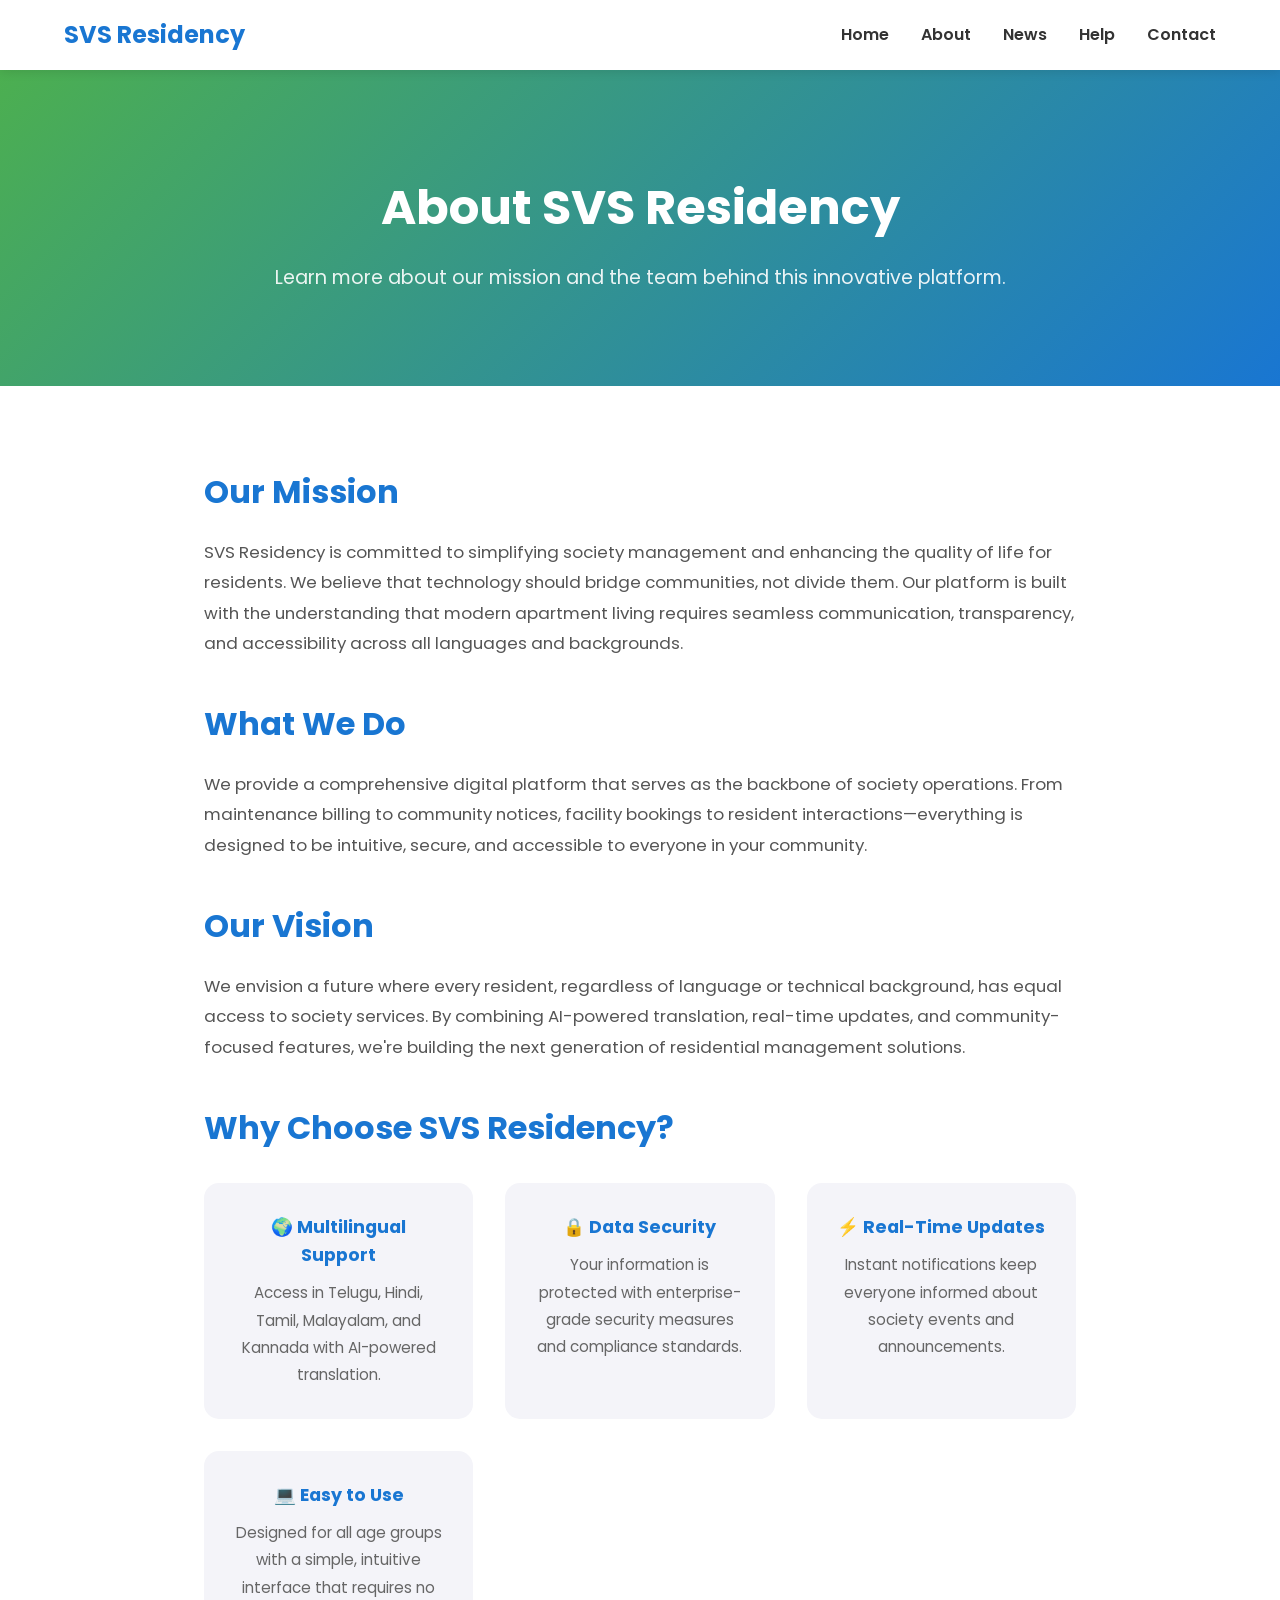
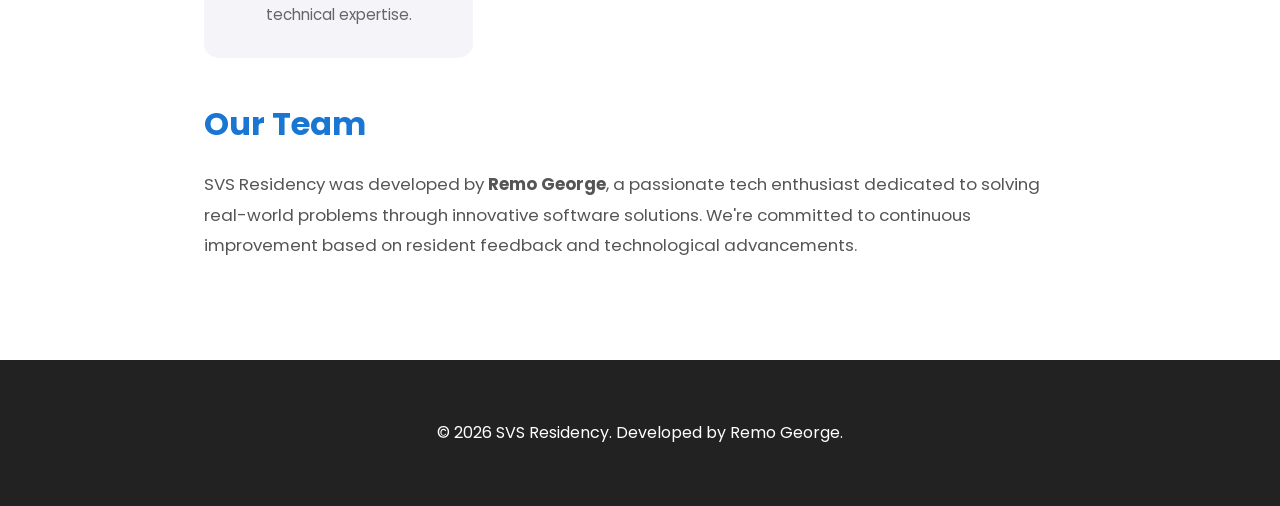
<file: about.html>
<!DOCTYPE html>
<html lang="en">
<head>
    <meta charset="UTF-8">
    <meta name="viewport" content="width=device-width, initial-scale=1.0">
    <title>About Us | SVS Residency</title>
    <link href="https://fonts.googleapis.com/css2?family=Poppins:wght@300;400;600;700&display=swap" rel="stylesheet">
    <link rel="stylesheet" href="styles.css">
</head>
<body>

    <nav>
        <div class="logo">SVS Residency</div>
        <ul>
            <li><a href="index.html">Home</a></li>
            <li><a href="about.html">About</a></li>
            <li><a href="news.html">News</a></li>
            <li><a href="help.html">Help</a></li>
            <li><a href="index.html#contact">Contact</a></li>
        </ul>
    </nav>

    <section class="hero" id="about">
        <h1>About SVS Residency</h1>
        <p>Learn more about our mission and the team behind this innovative platform.</p>
    </section>

    <section class="about-section">
        <div class="about-content">
            <h2>Our Mission</h2>
            <p>SVS Residency is committed to simplifying society management and enhancing the quality of life for residents. We believe that technology should bridge communities, not divide them. Our platform is built with the understanding that modern apartment living requires seamless communication, transparency, and accessibility across all languages and backgrounds.</p>
            
            <h2>What We Do</h2>
            <p>We provide a comprehensive digital platform that serves as the backbone of society operations. From maintenance billing to community notices, facility bookings to resident interactions—everything is designed to be intuitive, secure, and accessible to everyone in your community.</p>

            <h2>Our Vision</h2>
            <p>We envision a future where every resident, regardless of language or technical background, has equal access to society services. By combining AI-powered translation, real-time updates, and community-focused features, we're building the next generation of residential management solutions.</p>

            <h2>Why Choose SVS Residency?</h2>
            <div class="why-grid">
                <div class="why-card">
                    <h3>🌍 Multilingual Support</h3>
                    <p>Access in Telugu, Hindi, Tamil, Malayalam, and Kannada with AI-powered translation.</p>
                </div>
                <div class="why-card">
                    <h3>🔒 Data Security</h3>
                    <p>Your information is protected with enterprise-grade security measures and compliance standards.</p>
                </div>
                <div class="why-card">
                    <h3>⚡ Real-Time Updates</h3>
                    <p>Instant notifications keep everyone informed about society events and announcements.</p>
                </div>
                <div class="why-card">
                    <h3>💻 Easy to Use</h3>
                    <p>Designed for all age groups with a simple, intuitive interface that requires no technical expertise.</p>
                </div>
            </div>

            <h2>Our Team</h2>
            <p>SVS Residency was developed by <strong>Remo George</strong>, a passionate tech enthusiast dedicated to solving real-world problems through innovative software solutions. We're committed to continuous improvement based on resident feedback and technological advancements.</p>
        </div>
    </section>

    <footer>
        <p>&copy; 2026 SVS Residency. Developed by Remo George.</p>
    </footer>

    <script src="script.js"></script>
</body>
</html>
</file>
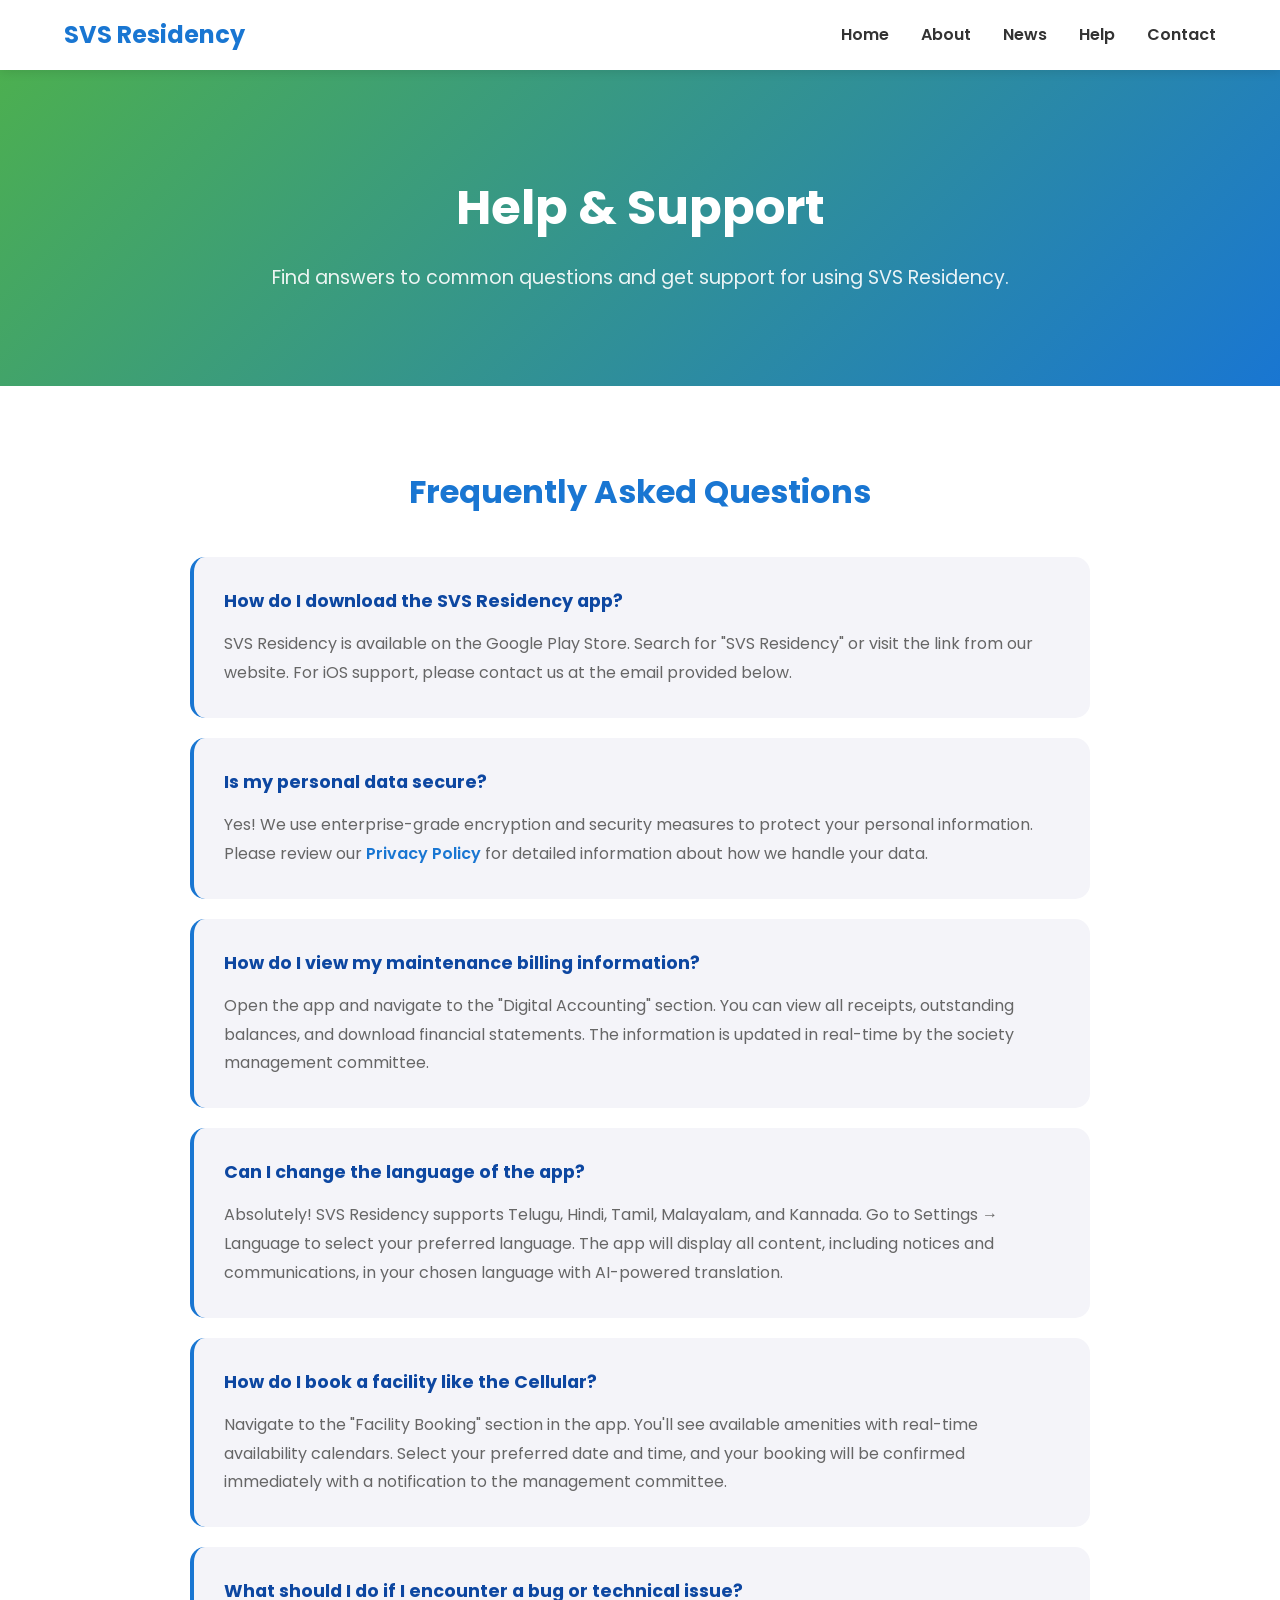
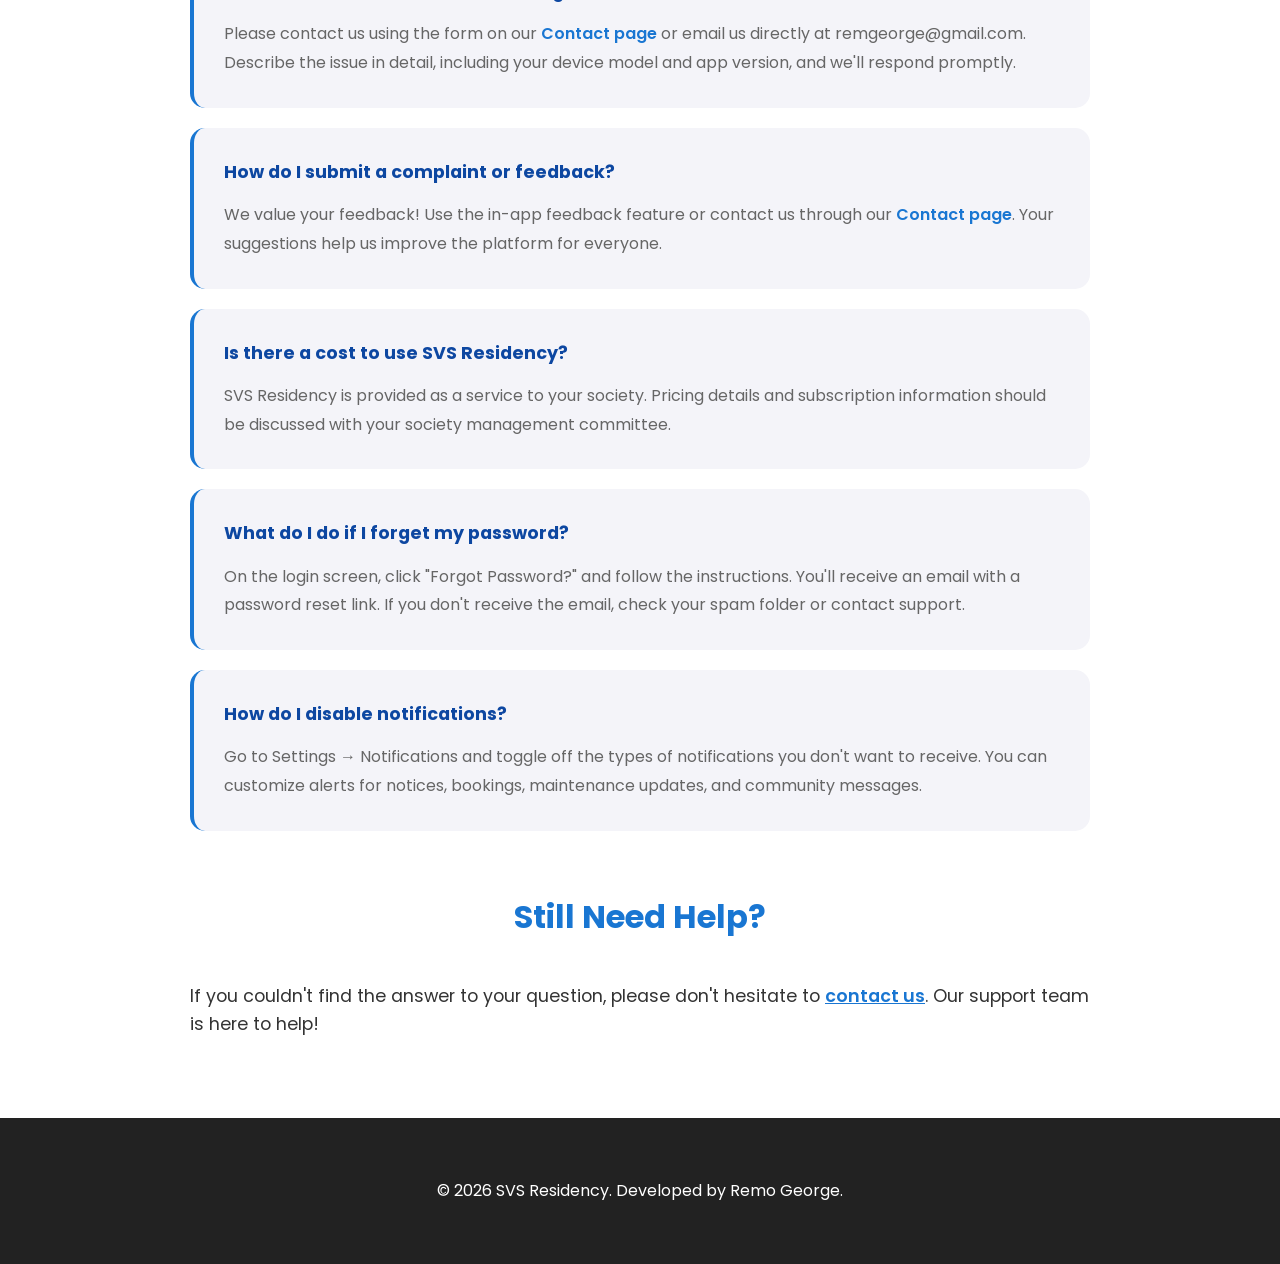
<file: help.html>
<!DOCTYPE html>
<html lang="en">
<head>
    <meta charset="UTF-8">
    <meta name="viewport" content="width=device-width, initial-scale=1.0">
    <title>Help & Support | SVS Residency</title>
    <link href="https://fonts.googleapis.com/css2?family=Poppins:wght@300;400;600;700&display=swap" rel="stylesheet">
    <link rel="stylesheet" href="styles.css">
</head>
<body>

    <nav>
        <div class="logo">SVS Residency</div>
        <ul>
            <li><a href="index.html">Home</a></li>
            <li><a href="about.html">About</a></li>
            <li><a href="news.html">News</a></li>
            <li><a href="help.html">Help</a></li>
            <li><a href="index.html#contact">Contact</a></li>
        </ul>
    </nav>

    <section class="hero" id="help">
        <h1>Help & Support</h1>
        <p>Find answers to common questions and get support for using SVS Residency.</p>
    </section>

    <section class="help-section">
        <div class="help-container">
            <h2>Frequently Asked Questions</h2>
            
            <div class="faq-item">
                <h3>How do I download the SVS Residency app?</h3>
                <p>SVS Residency is available on the Google Play Store. Search for "SVS Residency" or visit the link from our website. For iOS support, please contact us at the email provided below.</p>
            </div>

            <div class="faq-item">
                <h3>Is my personal data secure?</h3>
                <p>Yes! We use enterprise-grade encryption and security measures to protect your personal information. Please review our <a href="index.html#privacy">Privacy Policy</a> for detailed information about how we handle your data.</p>
            </div>

            <div class="faq-item">
                <h3>How do I view my maintenance billing information?</h3>
                <p>Open the app and navigate to the "Digital Accounting" section. You can view all receipts, outstanding balances, and download financial statements. The information is updated in real-time by the society management committee.</p>
            </div>

            <div class="faq-item">
                <h3>Can I change the language of the app?</h3>
                <p>Absolutely! SVS Residency supports Telugu, Hindi, Tamil, Malayalam, and Kannada. Go to Settings → Language to select your preferred language. The app will display all content, including notices and communications, in your chosen language with AI-powered translation.</p>
            </div>

            <div class="faq-item">
                <h3>How do I book a facility like the Cellular?</h3>
                <p>Navigate to the "Facility Booking" section in the app. You'll see available amenities with real-time availability calendars. Select your preferred date and time, and your booking will be confirmed immediately with a notification to the management committee.</p>
            </div>

            <div class="faq-item">
                <h3>What should I do if I encounter a bug or technical issue?</h3>
                <p>Please contact us using the form on our <a href="index.html#contact">Contact page</a> or email us directly at remgeorge@gmail.com. Describe the issue in detail, including your device model and app version, and we'll respond promptly.</p>
            </div>

            <div class="faq-item">
                <h3>How do I submit a complaint or feedback?</h3>
                <p>We value your feedback! Use the in-app feedback feature or contact us through our <a href="index.html#contact">Contact page</a>. Your suggestions help us improve the platform for everyone.</p>
            </div>

            <div class="faq-item">
                <h3>Is there a cost to use SVS Residency?</h3>
                <p>SVS Residency is provided as a service to your society. Pricing details and subscription information should be discussed with your society management committee.</p>
            </div>

            <div class="faq-item">
                <h3>What do I do if I forget my password?</h3>
                <p>On the login screen, click "Forgot Password?" and follow the instructions. You'll receive an email with a password reset link. If you don't receive the email, check your spam folder or contact support.</p>
            </div>

            <div class="faq-item">
                <h3>How do I disable notifications?</h3>
                <p>Go to Settings → Notifications and toggle off the types of notifications you don't want to receive. You can customize alerts for notices, bookings, maintenance updates, and community messages.</p>
            </div>

            <h2 style="margin-top: 60px;">Still Need Help?</h2>
            <p style="font-size: 1.1rem;">If you couldn't find the answer to your question, please don't hesitate to <a href="index.html#contact" style="color: var(--primary-blue); font-weight: 600;">contact us</a>. Our support team is here to help!</p>
        </div>
    </section>

    <footer>
        <p>&copy; 2026 SVS Residency. Developed by Remo George.</p>
    </footer>

    <script src="script.js"></script>
</body>
</html>
</file>
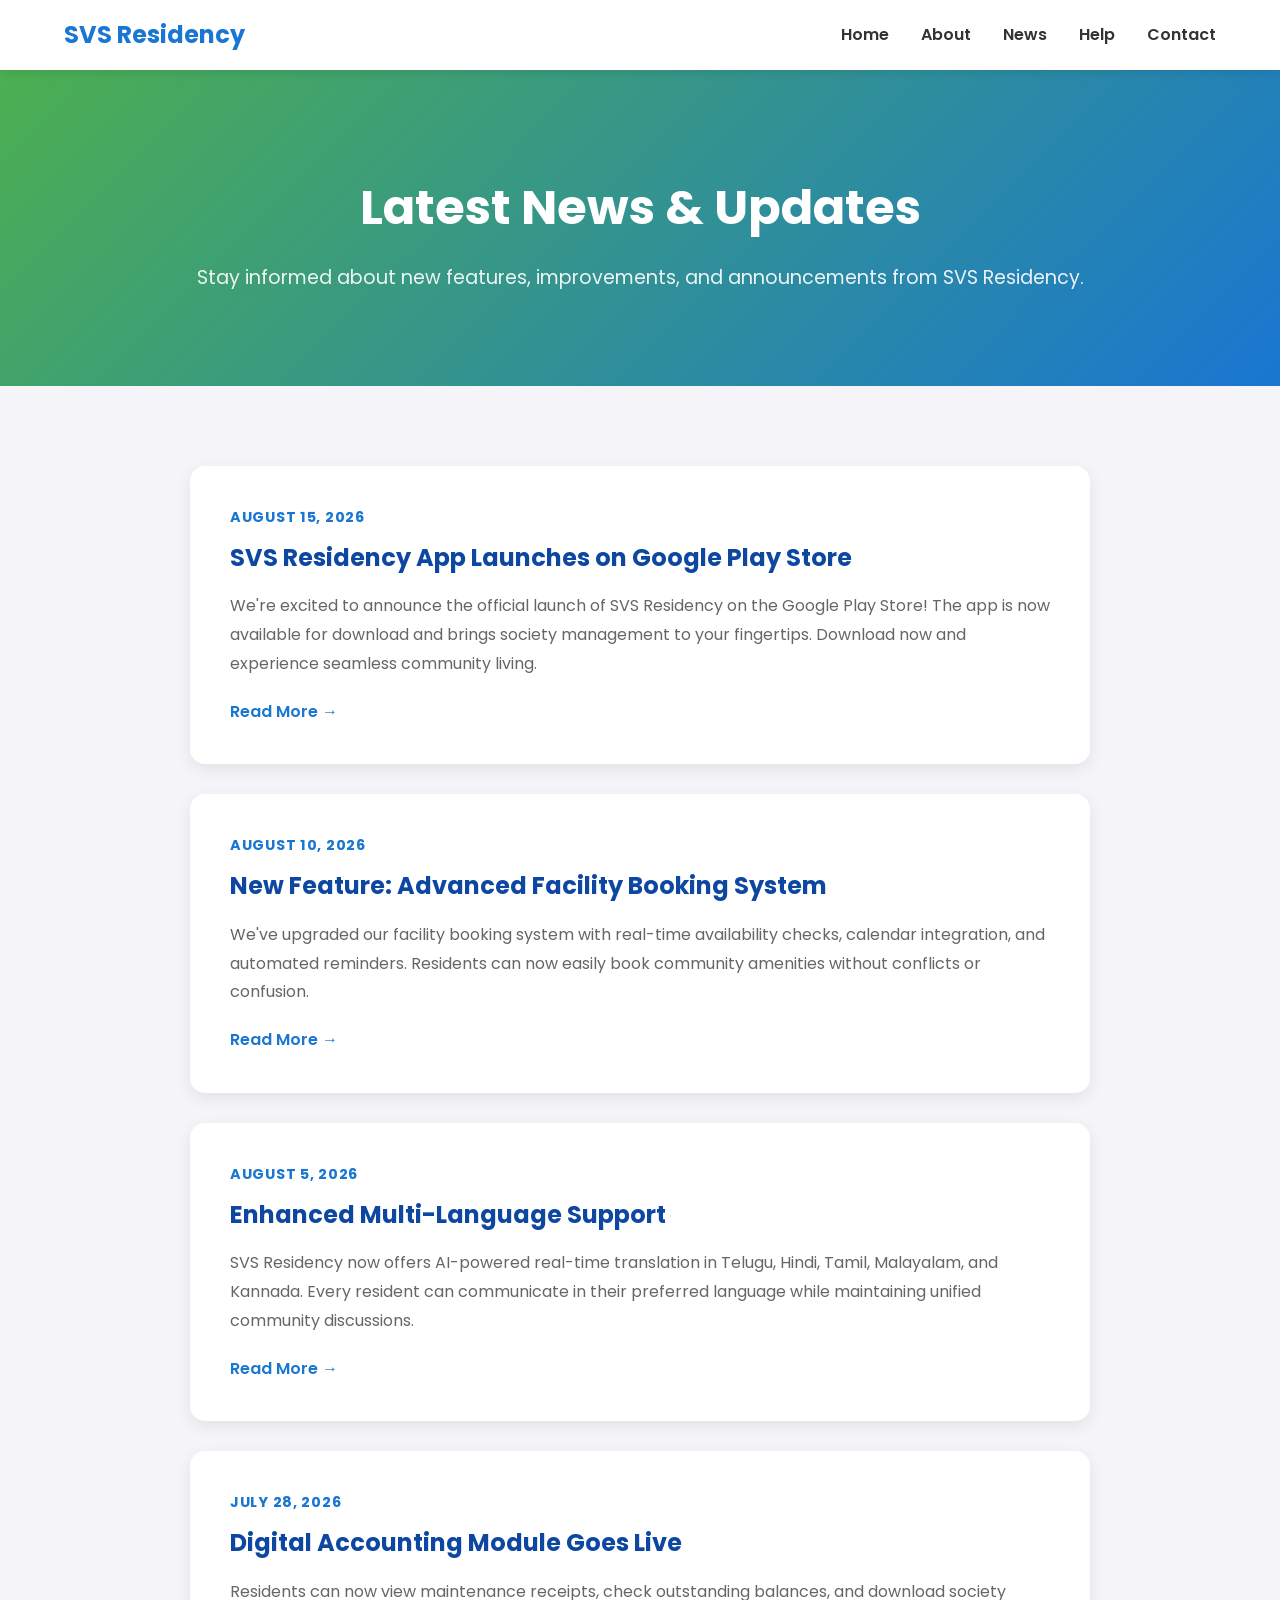
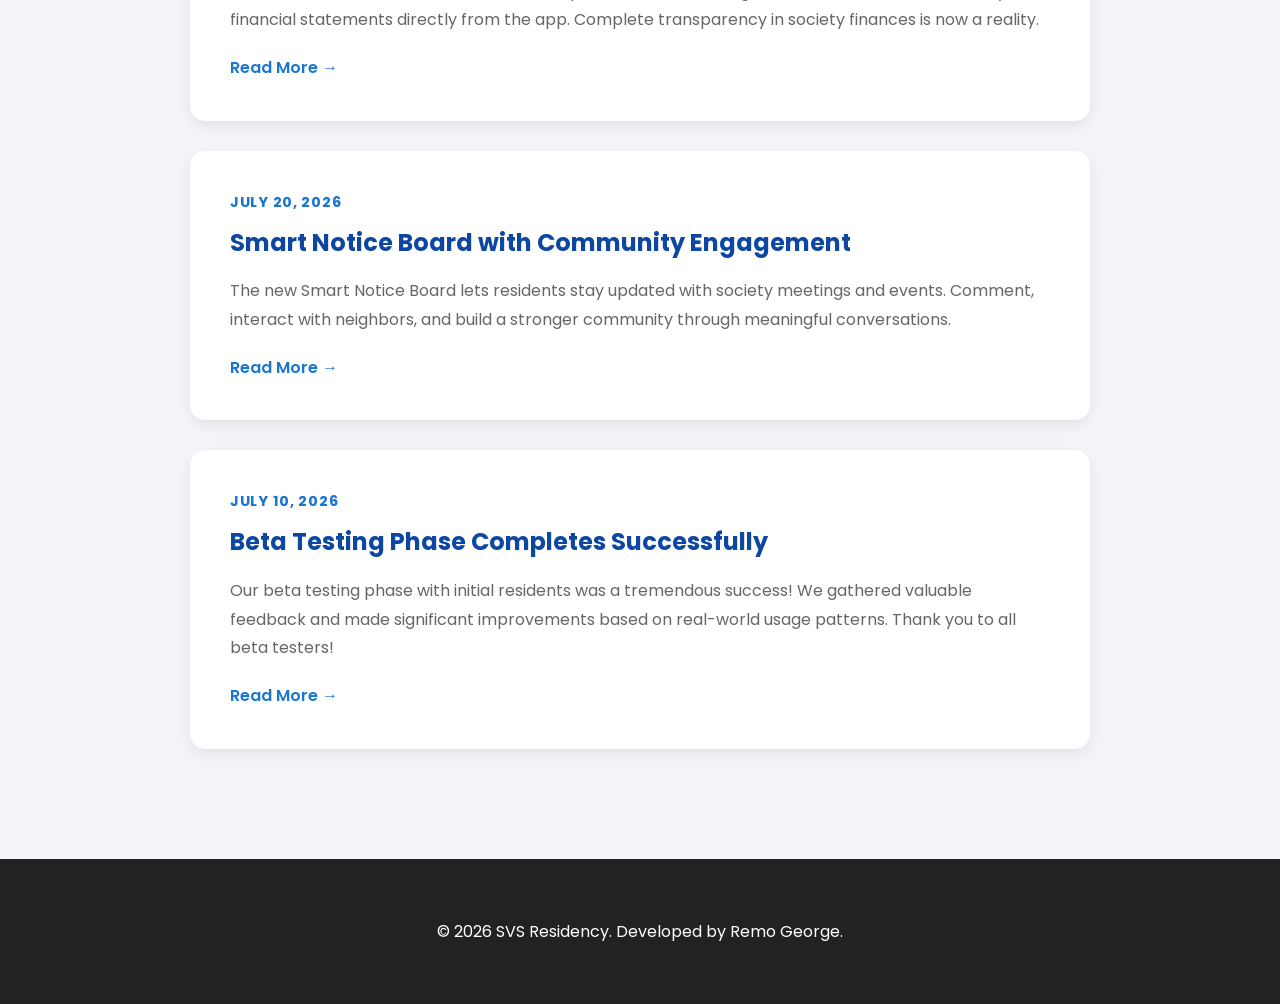
<file: news.html>
<!DOCTYPE html>
<html lang="en">
<head>
    <meta charset="UTF-8">
    <meta name="viewport" content="width=device-width, initial-scale=1.0">
    <title>News & Updates | SVS Residency</title>
    <link href="https://fonts.googleapis.com/css2?family=Poppins:wght@300;400;600;700&display=swap" rel="stylesheet">
    <link rel="stylesheet" href="styles.css">
</head>
<body>

    <nav>
        <div class="logo">SVS Residency</div>
        <ul>
            <li><a href="index.html">Home</a></li>
            <li><a href="about.html">About</a></li>
            <li><a href="news.html">News</a></li>
            <li><a href="help.html">Help</a></li>
            <li><a href="index.html#contact">Contact</a></li>
        </ul>
    </nav>

    <section class="hero" id="news">
        <h1>Latest News & Updates</h1>
        <p>Stay informed about new features, improvements, and announcements from SVS Residency.</p>
    </section>

    <section class="news-section">
        <div class="news-container">
            <article class="news-card">
                <div class="news-date">August 15, 2026</div>
                <h3>SVS Residency App Launches on Google Play Store</h3>
                <p>We're excited to announce the official launch of SVS Residency on the Google Play Store! The app is now available for download and brings society management to your fingertips. Download now and experience seamless community living.</p>
                <a href="#" class="news-link">Read More →</a>
            </article>

            <article class="news-card">
                <div class="news-date">August 10, 2026</div>
                <h3>New Feature: Advanced Facility Booking System</h3>
                <p>We've upgraded our facility booking system with real-time availability checks, calendar integration, and automated reminders. Residents can now easily book community amenities without conflicts or confusion.</p>
                <a href="#" class="news-link">Read More →</a>
            </article>

            <article class="news-card">
                <div class="news-date">August 5, 2026</div>
                <h3>Enhanced Multi-Language Support</h3>
                <p>SVS Residency now offers AI-powered real-time translation in Telugu, Hindi, Tamil, Malayalam, and Kannada. Every resident can communicate in their preferred language while maintaining unified community discussions.</p>
                <a href="#" class="news-link">Read More →</a>
            </article>

            <article class="news-card">
                <div class="news-date">July 28, 2026</div>
                <h3>Digital Accounting Module Goes Live</h3>
                <p>Residents can now view maintenance receipts, check outstanding balances, and download society financial statements directly from the app. Complete transparency in society finances is now a reality.</p>
                <a href="#" class="news-link">Read More →</a>
            </article>

            <article class="news-card">
                <div class="news-date">July 20, 2026</div>
                <h3>Smart Notice Board with Community Engagement</h3>
                <p>The new Smart Notice Board lets residents stay updated with society meetings and events. Comment, interact with neighbors, and build a stronger community through meaningful conversations.</p>
                <a href="#" class="news-link">Read More →</a>
            </article>

            <article class="news-card">
                <div class="news-date">July 10, 2026</div>
                <h3>Beta Testing Phase Completes Successfully</h3>
                <p>Our beta testing phase with initial residents was a tremendous success! We gathered valuable feedback and made significant improvements based on real-world usage patterns. Thank you to all beta testers!</p>
                <a href="#" class="news-link">Read More →</a>
            </article>
        </div>
    </section>

    <footer>
        <p>&copy; 2026 SVS Residency. Developed by Remo George.</p>
    </footer>

    <script src="script.js"></script>
</body>
</html>
</file>
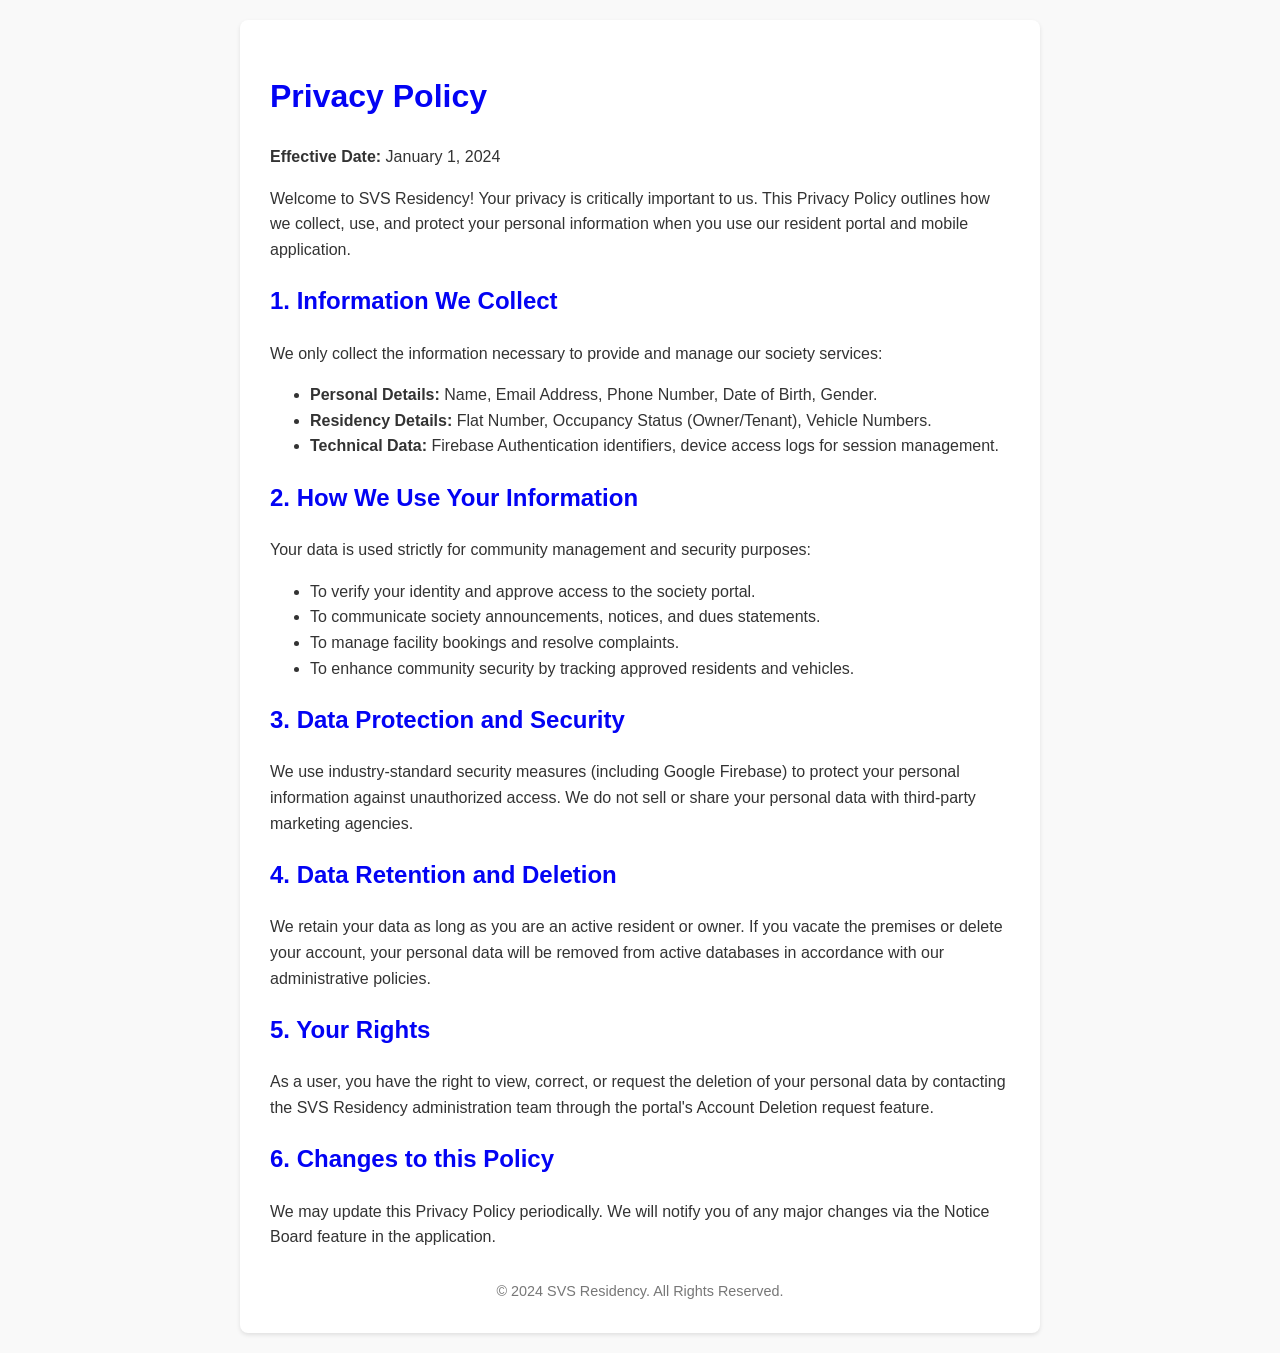
<file: privacy.html>
<!DOCTYPE html>
<html lang="en">
<head>
    <meta charset="UTF-8">
    <meta name="viewport" content="width=device-width, initial-scale=1.0">
    <title>Privacy Policy - SVS Residency</title>
    <style>
        body {
            font-family: Arial, sans-serif;
            line-height: 1.6;
            color: #333;
            max-width: 800px;
            margin: 0 auto;
            padding: 20px;
            background-color: #f9f9f9;
        }
        h1, h2 {
            color: #0303F4;
        }
        .container {
            background-color: #fff;
            padding: 30px;
            border-radius: 8px;
            box-shadow: 0 2px 4px rgba(0,0,0,0.1);
        }
        .footer {
            margin-top: 30px;
            text-align: center;
            font-size: 0.9em;
            color: #777;
        }
    </style>
</head>
<body>
    <div class="container">
        <h1>Privacy Policy</h1>
        <p><strong>Effective Date:</strong> January 1, 2024</p>

        <p>Welcome to SVS Residency! Your privacy is critically important to us. This Privacy Policy outlines how we collect, use, and protect your personal information when you use our resident portal and mobile application.</p>

        <h2>1. Information We Collect</h2>
        <p>We only collect the information necessary to provide and manage our society services:</p>
        <ul>
            <li><strong>Personal Details:</strong> Name, Email Address, Phone Number, Date of Birth, Gender.</li>
            <li><strong>Residency Details:</strong> Flat Number, Occupancy Status (Owner/Tenant), Vehicle Numbers.</li>
            <li><strong>Technical Data:</strong> Firebase Authentication identifiers, device access logs for session management.</li>
        </ul>

        <h2>2. How We Use Your Information</h2>
        <p>Your data is used strictly for community management and security purposes:</p>
        <ul>
            <li>To verify your identity and approve access to the society portal.</li>
            <li>To communicate society announcements, notices, and dues statements.</li>
            <li>To manage facility bookings and resolve complaints.</li>
            <li>To enhance community security by tracking approved residents and vehicles.</li>
        </ul>

        <h2>3. Data Protection and Security</h2>
        <p>We use industry-standard security measures (including Google Firebase) to protect your personal information against unauthorized access. We do not sell or share your personal data with third-party marketing agencies.</p>

        <h2>4. Data Retention and Deletion</h2>
        <p>We retain your data as long as you are an active resident or owner. If you vacate the premises or delete your account, your personal data will be removed from active databases in accordance with our administrative policies.</p>

        <h2>5. Your Rights</h2>
        <p>As a user, you have the right to view, correct, or request the deletion of your personal data by contacting the SVS Residency administration team through the portal's Account Deletion request feature.</p>

        <h2>6. Changes to this Policy</h2>
        <p>We may update this Privacy Policy periodically. We will notify you of any major changes via the Notice Board feature in the application.</p>

        <div class="footer">
            &copy; 2024 SVS Residency. All Rights Reserved.
        </div>
    </div>
</body>
</html>
</file>
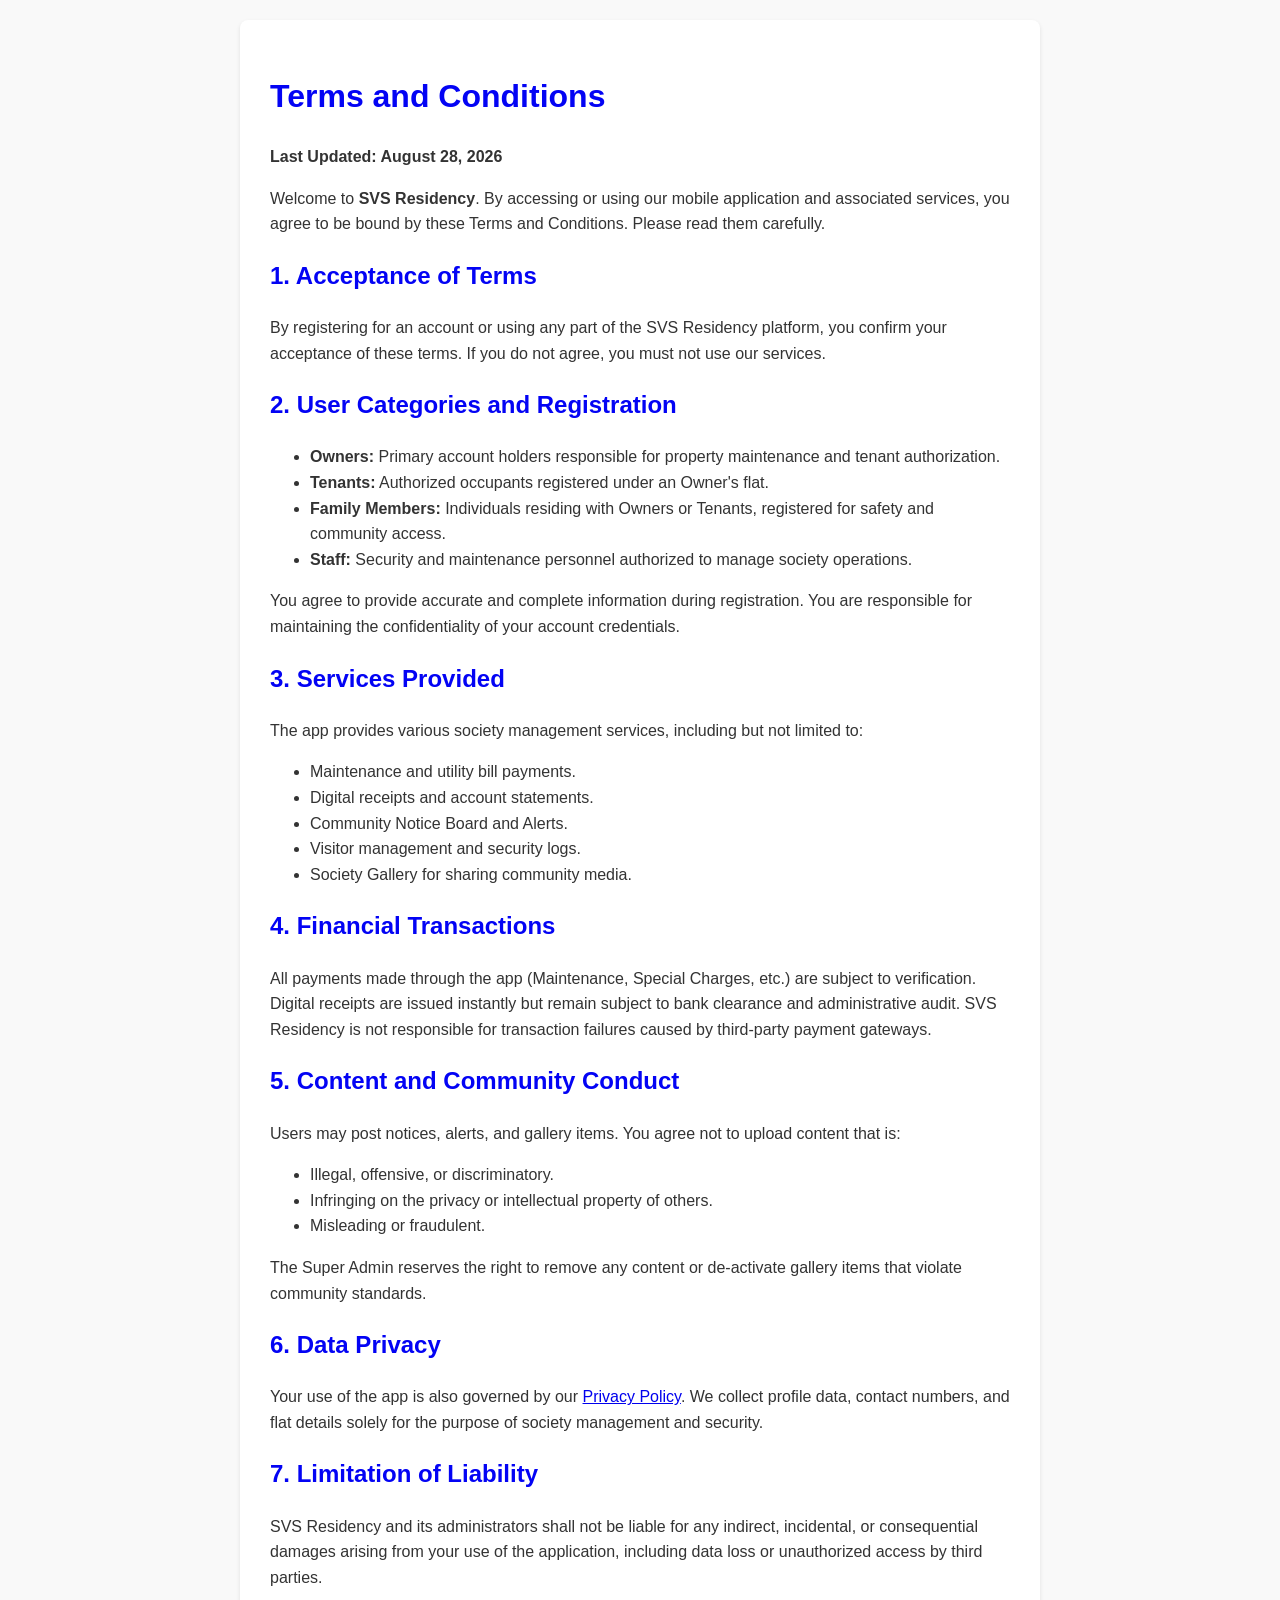
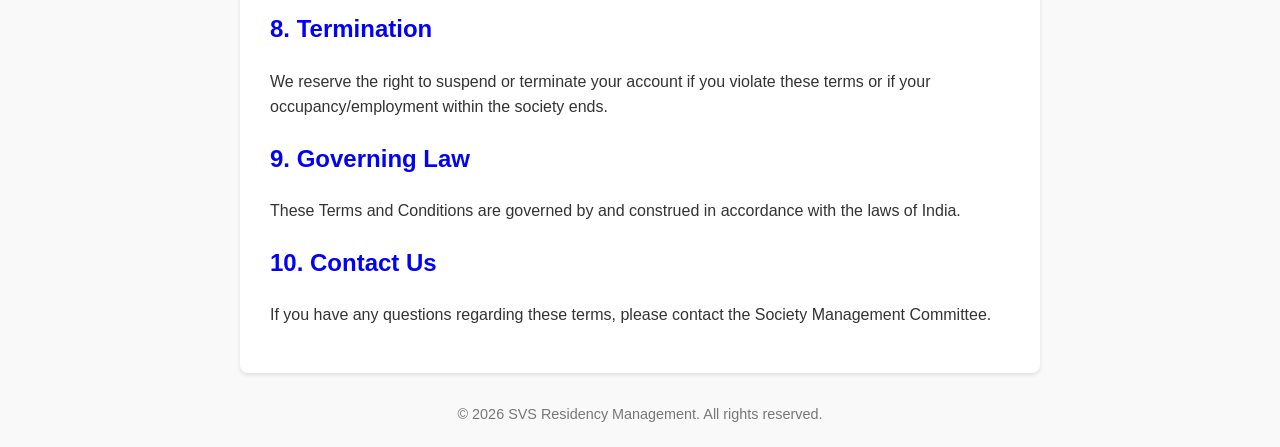
<file: terms.html>
<!DOCTYPE html>
<html lang="en">
<head>
    <meta charset="UTF-8">
    <meta name="viewport" content="width=device-width, initial-scale=1.0">
    <title>Terms and Conditions - SVS Residency</title>
    <style>
        body {
            font-family: Arial, sans-serif;
            line-height: 1.6;
            color: #333;
            max-width: 800px;
            margin: 0 auto;
            padding: 20px;
            background-color: #f9f9f9;
        }
        h1, h2 {
            color: #0303F4;
        }
        .container {
            background-color: #fff;
            padding: 30px;
            border-radius: 8px;
            box-shadow: 0 2px 4px rgba(0,0,0,0.1);
        }
        .footer {
            margin-top: 30px;
            text-align: center;
            font-size: 0.9em;
            color: #777;
        }
    </style>
</head>
<body>
    <div class="container">
        <h1>Terms and Conditions</h1>
        <p><strong>Last Updated: August 28, 2026</strong></p>

        <p>Welcome to <strong>SVS Residency</strong>. By accessing or using our mobile application and associated services, you agree to be bound by these Terms and Conditions. Please read them carefully.</p>

        <h2>1. Acceptance of Terms</h2>
        <p>By registering for an account or using any part of the SVS Residency platform, you confirm your acceptance of these terms. If you do not agree, you must not use our services.</p>

        <h2>2. User Categories and Registration</h2>
        <ul>
            <li><strong>Owners:</strong> Primary account holders responsible for property maintenance and tenant authorization.</li>
            <li><strong>Tenants:</strong> Authorized occupants registered under an Owner's flat.</li>
            <li><strong>Family Members:</strong> Individuals residing with Owners or Tenants, registered for safety and community access.</li>
            <li><strong>Staff:</strong> Security and maintenance personnel authorized to manage society operations.</li>
        </ul>
        <p>You agree to provide accurate and complete information during registration. You are responsible for maintaining the confidentiality of your account credentials.</p>

        <h2>3. Services Provided</h2>
        <p>The app provides various society management services, including but not limited to:</p>
        <ul>
            <li>Maintenance and utility bill payments.</li>
            <li>Digital receipts and account statements.</li>
            <li>Community Notice Board and Alerts.</li>
            <li>Visitor management and security logs.</li>
            <li>Society Gallery for sharing community media.</li>
        </ul>

        <h2>4. Financial Transactions</h2>
        <p>All payments made through the app (Maintenance, Special Charges, etc.) are subject to verification. Digital receipts are issued instantly but remain subject to bank clearance and administrative audit. SVS Residency is not responsible for transaction failures caused by third-party payment gateways.</p>

        <h2>5. Content and Community Conduct</h2>
        <p>Users may post notices, alerts, and gallery items. You agree not to upload content that is:</p>
        <ul>
            <li>Illegal, offensive, or discriminatory.</li>
            <li>Infringing on the privacy or intellectual property of others.</li>
            <li>Misleading or fraudulent.</li>
        </ul>
        <p>The Super Admin reserves the right to remove any content or de-activate gallery items that violate community standards.</p>

        <h2>6. Data Privacy</h2>
        <p>Your use of the app is also governed by our <a href="index.html">Privacy Policy</a>. We collect profile data, contact numbers, and flat details solely for the purpose of society management and security.</p>

        <h2>7. Limitation of Liability</h2>
        <p>SVS Residency and its administrators shall not be liable for any indirect, incidental, or consequential damages arising from your use of the application, including data loss or unauthorized access by third parties.</p>

        <h2>8. Termination</h2>
        <p>We reserve the right to suspend or terminate your account if you violate these terms or if your occupancy/employment within the society ends.</p>

        <h2>9. Governing Law</h2>
        <p>These Terms and Conditions are governed by and construed in accordance with the laws of India.</p>

        <h2>10. Contact Us</h2>
        <p>If you have any questions regarding these terms, please contact the Society Management Committee.</p>
    </div>

    <div class="footer">
        &copy; 2026 SVS Residency Management. All rights reserved.
    </div>
</body>
</html>
</file>
<file: styles.css>
:root {
    --primary-green: #4CAF50;
    --primary-blue: #1976D2;
    --dark-blue: #0D47A1;
    --light-gray: #f4f4f9;
    --text-dark: #333;
}

* {
    margin: 0;
    padding: 0;
    box-sizing: border-box;
    font-family: 'Poppins', sans-serif;
}

body {
    line-height: 1.6;
    color: var(--text-dark);
    background-color: #fff;
}

/* Navigation */
nav {
    background: #fff;
    padding: 1rem 5%;
    display: flex;
    justify-content: space-between;
    align-items: center;
    box-shadow: 0 2px 10px rgba(0,0,0,0.1);
    position: sticky;
    top: 0;
    z-index: 1000;
}

.logo {
    font-size: 1.5rem;
    font-weight: 700;
    color: var(--primary-blue);
}

nav ul {
    display: flex;
    list-style: none;
}

nav ul li {
    margin-left: 2rem;
}

nav ul li a {
    text-decoration: none;
    color: var(--text-dark);
    font-weight: 600;
    transition: color 0.3s;
}

nav ul li a:hover {
    color: var(--primary-blue);
}

/* Hero Section */
.hero {
    background: linear-gradient(135deg, var(--primary-green) 0%, var(--primary-blue) 100%);
    color: white;
    padding: 100px 5% 60px;
    text-align: center;
}

.hero h1 {
    font-size: 3rem;
    margin-bottom: 1rem;
}

.hero p {
    font-size: 1.2rem;
    margin-bottom: 2rem;
    opacity: 0.9;
}

.btn-download {
    background: #fff;
    color: var(--primary-blue);
    padding: 12px 30px;
    border-radius: 30px;
    text-decoration: none;
    font-weight: 700;
    font-size: 1.1rem;
    display: inline-block;
    transition: transform 0.3s;
}

.btn-download:hover {
    transform: scale(1.05);
}

/* Features */
.features {
    padding: 80px 5%;
    text-align: center;
}

.feature-grid {
    display: grid;
    grid-template-columns: repeat(auto-fit, minmax(250px, 1fr));
    gap: 2rem;
    margin-top: 3rem;
}

.feature-card {
    padding: 30px;
    border-radius: 15px;
    background: var(--light-gray);
    transition: transform 0.3s;
}

.feature-card:hover {
    transform: translateY(-10px);
}

.feature-card h3 {
    margin: 15px 0;
    color: var(--primary-blue);
}

/* About Section */
.about-section {
    padding: 80px 5%;
    max-width: 1000px;
    margin: 0 auto;
}

.about-content h2 {
    font-size: 2rem;
    color: var(--primary-blue);
    margin: 40px 0 20px;
}

.about-content h2:first-child {
    margin-top: 0;
}

.about-content p {
    font-size: 1.05rem;
    line-height: 1.8;
    margin-bottom: 20px;
    color: #555;
}

.why-grid {
    display: grid;
    grid-template-columns: repeat(auto-fit, minmax(220px, 1fr));
    gap: 2rem;
    margin: 30px 0;
}

.why-card {
    background: var(--light-gray);
    padding: 30px;
    border-radius: 15px;
    text-align: center;
    transition: transform 0.3s;
}

.why-card:hover {
    transform: translateY(-5px);
}

.why-card h3 {
    color: var(--primary-blue);
    margin-bottom: 10px;
    font-size: 1.1rem;
}

.why-card p {
    font-size: 0.95rem;
    color: #666;
    margin: 0;
}

/* News Section */
.news-section {
    padding: 80px 5%;
    background: var(--light-gray);
}

.news-container {
    max-width: 900px;
    margin: 0 auto;
}

.news-card {
    background: #fff;
    padding: 40px;
    margin-bottom: 30px;
    border-radius: 15px;
    box-shadow: 0 5px 15px rgba(0,0,0,0.08);
    transition: transform 0.3s;
}

.news-card:hover {
    transform: translateY(-5px);
}

.news-date {
    color: var(--primary-blue);
    font-weight: 700;
    font-size: 0.9rem;
    margin-bottom: 10px;
    text-transform: uppercase;
    letter-spacing: 0.05em;
}

.news-card h3 {
    color: var(--dark-blue);
    margin-bottom: 15px;
    font-size: 1.5rem;
}

.news-card p {
    color: #666;
    line-height: 1.8;
    margin-bottom: 20px;
}

.news-link {
    color: var(--primary-blue);
    font-weight: 600;
    text-decoration: none;
    transition: color 0.3s;
}

.news-link:hover {
    color: var(--dark-blue);
}

/* Help Section */
.help-section {
    padding: 80px 5%;
    background: #fff;
}

.help-container {
    max-width: 900px;
    margin: 0 auto;
}

.help-container h2 {
    font-size: 2rem;
    color: var(--primary-blue);
    margin-bottom: 40px;
    text-align: center;
}

.faq-item {
    background: var(--light-gray);
    padding: 30px;
    margin-bottom: 20px;
    border-radius: 15px;
    border-left: 4px solid var(--primary-blue);
}

.faq-item h3 {
    color: var(--dark-blue);
    margin-bottom: 15px;
    font-size: 1.1rem;
}

.faq-item p {
    color: #666;
    line-height: 1.8;
}

.faq-item a {
    color: var(--primary-blue);
    text-decoration: none;
    font-weight: 600;
}

.faq-item a:hover {
    text-decoration: underline;
}

/* Privacy Policy Section */
.privacy-section {
    background: var(--light-gray);
    padding: 80px 5%;
}

.privacy-content {
    background: #fff;
    padding: 40px;
    border-radius: 15px;
    max-width: 900px;
    margin: 0 auto;
    box-shadow: 0 5px 20px rgba(0,0,0,0.05);
}

.privacy-content h2 {
    margin-bottom: 1.5rem;
    color: var(--primary-blue);
    text-align: center;
}

.privacy-content h3 {
    margin: 20px 0 10px;
    color: var(--dark-blue);
}

.privacy-content p {
    margin-bottom: 1rem;
}

.privacy-content ul {
    margin: 0 0 1rem 1.2rem;
}

.privacy-content li {
    margin-bottom: 0.5rem;
}

/* Contact */
.contact-section {
    padding: 80px 5%;
    background: #f8fafc;
}

.contact-card {
    max-width: 1000px;
    margin: 0 auto;
    display: grid;
    grid-template-columns: 1fr 1fr;
    gap: 2rem;
    background: #fff;
    padding: 40px;
    border-radius: 20px;
    box-shadow: 0 10px 30px rgba(0,0,0,0.08);
}

.contact-details h2 {
    margin-bottom: 1rem;
    color: var(--primary-blue);
}

.contact-details {
    display: flex;
    flex-direction: column;
    gap: 1rem;
}

.contact-item {
    padding: 0.9rem 1rem;
    border-left: 3px solid var(--primary-blue);
    background: #f8fafc;
    border-radius: 8px;
}

.contact-label {
    display: block;
    font-size: 0.82rem;
    font-weight: 700;
    text-transform: uppercase;
    letter-spacing: 0.08em;
    color: var(--primary-blue);
    margin-bottom: 0.35rem;
}

.contact-item p {
    margin: 0;
}

.contact-item a {
    color: var(--primary-blue);
    text-decoration: none;
}

.contact-item a:hover {
    text-decoration: underline;
}

.contact-form {
    display: flex;
    flex-direction: column;
    gap: 1rem;
}

.contact-form input,
.contact-form textarea {
    padding: 12px 14px;
    border: 1px solid #d9e2ec;
    border-radius: 10px;
    font: inherit;
}

.contact-form button {
    padding: 12px 18px;
    border: none;
    border-radius: 10px;
    background: var(--primary-blue);
    color: #fff;
    font-weight: 600;
    cursor: pointer;
}

.contact-form button:hover {
    background: var(--dark-blue);
}

.form-message {
    margin-top: 0.25rem;
    font-weight: 600;
    min-height: 1.2rem;
}

.form-message.success {
    color: #1b7f3a;
}

.form-message.error {
    color: #c0392b;
}

footer {
    padding: 60px 5%;
    background: #222;
    color: #fff;
    text-align: center;
}

@media (max-width: 768px) {
    .contact-card {
        grid-template-columns: 1fr;
    }
    .hero h1 { font-size: 2rem; }
    nav ul { display: none; }
    .news-card {
        padding: 25px;
    }
    .faq-item {
        padding: 20px;
    }
}
</file>
